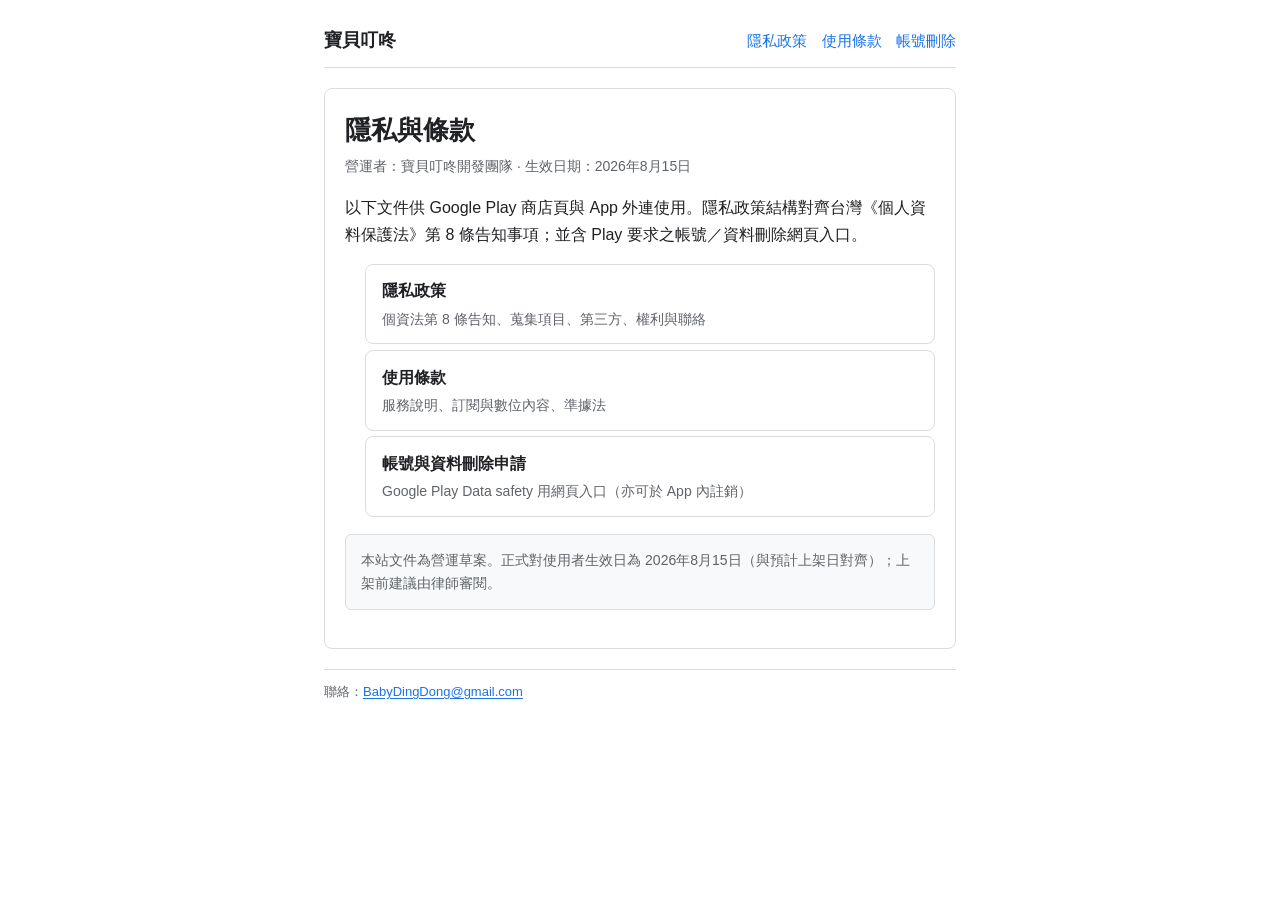
<file: index.html>
<!DOCTYPE html>
<html lang="zh-Hant">
<head>
  <meta charset="utf-8" />
  <meta name="viewport" content="width=device-width, initial-scale=1, viewport-fit=cover" />
  <title>寶貝叮咚 — 隱私與條款</title>
  <meta name="description" content="寶貝叮咚 App 隱私政策、使用條款與帳號刪除申請入口" />
  <meta name="robots" content="index,follow" />
  <link rel="stylesheet" href="styles.css" />
</head>
<body>
  <div class="wrap">
    <header class="app-bar">
      <div class="brand">寶貝叮咚</div>
      <nav class="nav" aria-label="文件">
        <a href="privacy/">隱私政策</a>
        <a href="terms/">使用條款</a>
        <a href="delete-account/">帳號刪除</a>
      </nav>
    </header>

    <main class="card">
      <h1>隱私與條款</h1>
      <p class="meta">營運者：寶貝叮咚開發團隊 · 生效日期：2026年8月15日</p>
      <p>以下文件供 Google Play 商店頁與 App 外連使用。隱私政策結構對齊台灣《個人資料保護法》第 8 條告知事項；並含 Play 要求之帳號／資料刪除網頁入口。</p>
      <ul class="home-list">
        <li>
          <a href="privacy/">
            隱私政策
            <span>個資法第 8 條告知、蒐集項目、第三方、權利與聯絡</span>
          </a>
        </li>
        <li>
          <a href="terms/">
            使用條款
            <span>服務說明、訂閱與數位內容、準據法</span>
          </a>
        </li>
        <li>
          <a href="delete-account/">
            帳號與資料刪除申請
            <span>Google Play Data safety 用網頁入口（亦可於 App 內註銷）</span>
          </a>
        </li>
      </ul>
      <p class="note">本站文件為營運草案。正式對使用者生效日為 2026年8月15日（與預計上架日對齊）；上架前建議由律師審閱。</p>
    </main>

    <footer>
      聯絡：<a href="mailto:BabyDingDong@gmail.com">BabyDingDong@gmail.com</a>
    </footer>
  </div>
</body>
</html>
</file>
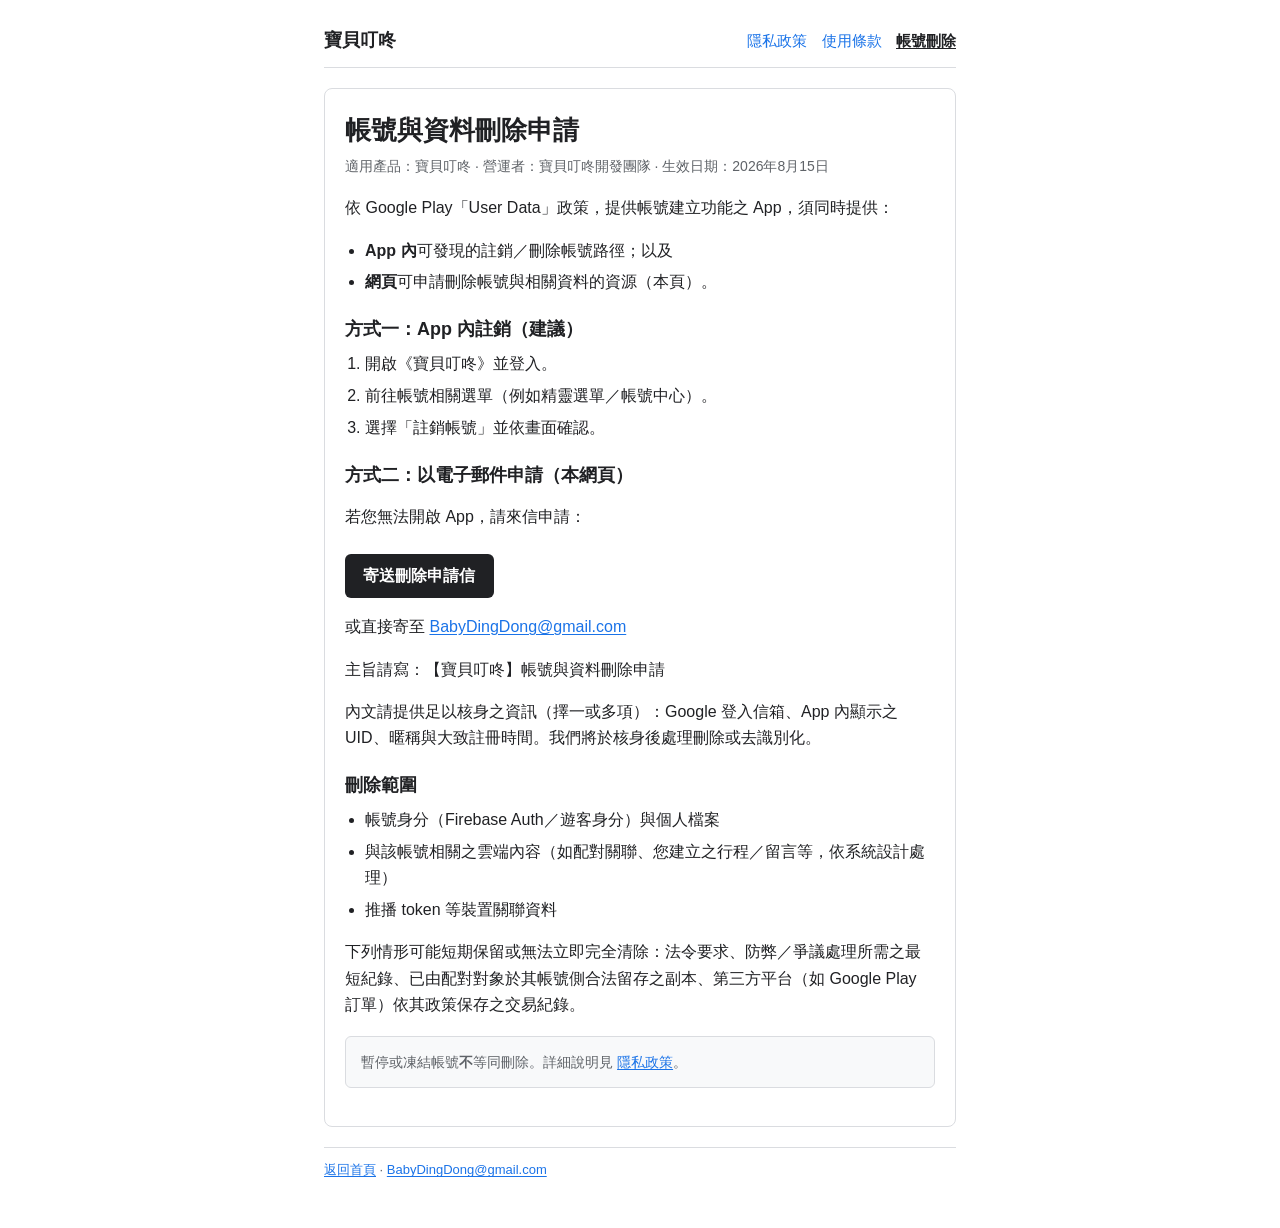
<file: delete-account/index.html>
<!DOCTYPE html>
<html lang="zh-Hant">
<head>
  <meta charset="utf-8" />
  <meta name="viewport" content="width=device-width, initial-scale=1, viewport-fit=cover" />
  <title>帳號與資料刪除申請 — 寶貝叮咚</title>
  <meta name="description" content="寶貝叮咚帳號與相關資料刪除申請說明（Google Play Data safety 網頁入口）。" />
  <meta name="robots" content="index,follow" />
  <link rel="stylesheet" href="../styles.css" />
</head>
<body>
  <div class="wrap">
    <header class="app-bar">
      <a class="brand" href="../">寶貝叮咚</a>
      <nav class="nav" aria-label="文件">
        <a href="../privacy/">隱私政策</a>
        <a href="../terms/">使用條款</a>
        <a href="./" aria-current="page">帳號刪除</a>
      </nav>
    </header>

    <main class="card">
      <h1>帳號與資料刪除申請</h1>
      <p class="meta">適用產品：寶貝叮咚 · 營運者：寶貝叮咚開發團隊 · 生效日期：2026年8月15日</p>

      <p>依 Google Play「User Data」政策，提供帳號建立功能之 App，須同時提供：</p>
      <ul>
        <li><strong>App 內</strong>可發現的註銷／刪除帳號路徑；以及</li>
        <li><strong>網頁</strong>可申請刪除帳號與相關資料的資源（本頁）。</li>
      </ul>

      <h2>方式一：App 內註銷（建議）</h2>
      <ol>
        <li>開啟《寶貝叮咚》並登入。</li>
        <li>前往帳號相關選單（例如精靈選單／帳號中心）。</li>
        <li>選擇「註銷帳號」並依畫面確認。</li>
      </ol>

      <h2>方式二：以電子郵件申請（本網頁）</h2>
      <p>若您無法開啟 App，請來信申請：</p>
      <p>
        <a class="cta" href="mailto:BabyDingDong@gmail.com?subject=%E3%80%90%E5%AF%B6%E8%B2%9D%E5%8F%AE%E5%92%9A%E3%80%91%E5%B8%B3%E8%99%9F%E8%88%87%E8%B3%87%E6%96%99%E5%88%AA%E9%99%A4%E7%94%B3%E8%AB%8B">寄送刪除申請信</a>
      </p>
      <p>或直接寄至 <a href="mailto:BabyDingDong@gmail.com">BabyDingDong@gmail.com</a></p>
      <p>主旨請寫：【寶貝叮咚】帳號與資料刪除申請</p>
      <p>內文請提供足以核身之資訊（擇一或多項）：Google 登入信箱、App 內顯示之 UID、暱稱與大致註冊時間。我們將於核身後處理刪除或去識別化。</p>

      <h2>刪除範圍</h2>
      <ul>
        <li>帳號身分（Firebase Auth／遊客身分）與個人檔案</li>
        <li>與該帳號相關之雲端內容（如配對關聯、您建立之行程／留言等，依系統設計處理）</li>
        <li>推播 token 等裝置關聯資料</li>
      </ul>
      <p>下列情形可能短期保留或無法立即完全清除：法令要求、防弊／爭議處理所需之最短紀錄、已由配對對象於其帳號側合法留存之副本、第三方平台（如 Google Play 訂單）依其政策保存之交易紀錄。</p>
      <p class="note">暫停或凍結帳號<strong>不</strong>等同刪除。詳細說明見 <a href="../privacy/">隱私政策</a>。</p>
    </main>

    <footer>
      <a href="../">返回首頁</a> ·
      <a href="mailto:BabyDingDong@gmail.com">BabyDingDong@gmail.com</a>
    </footer>
  </div>
</body>
</html>
</file>
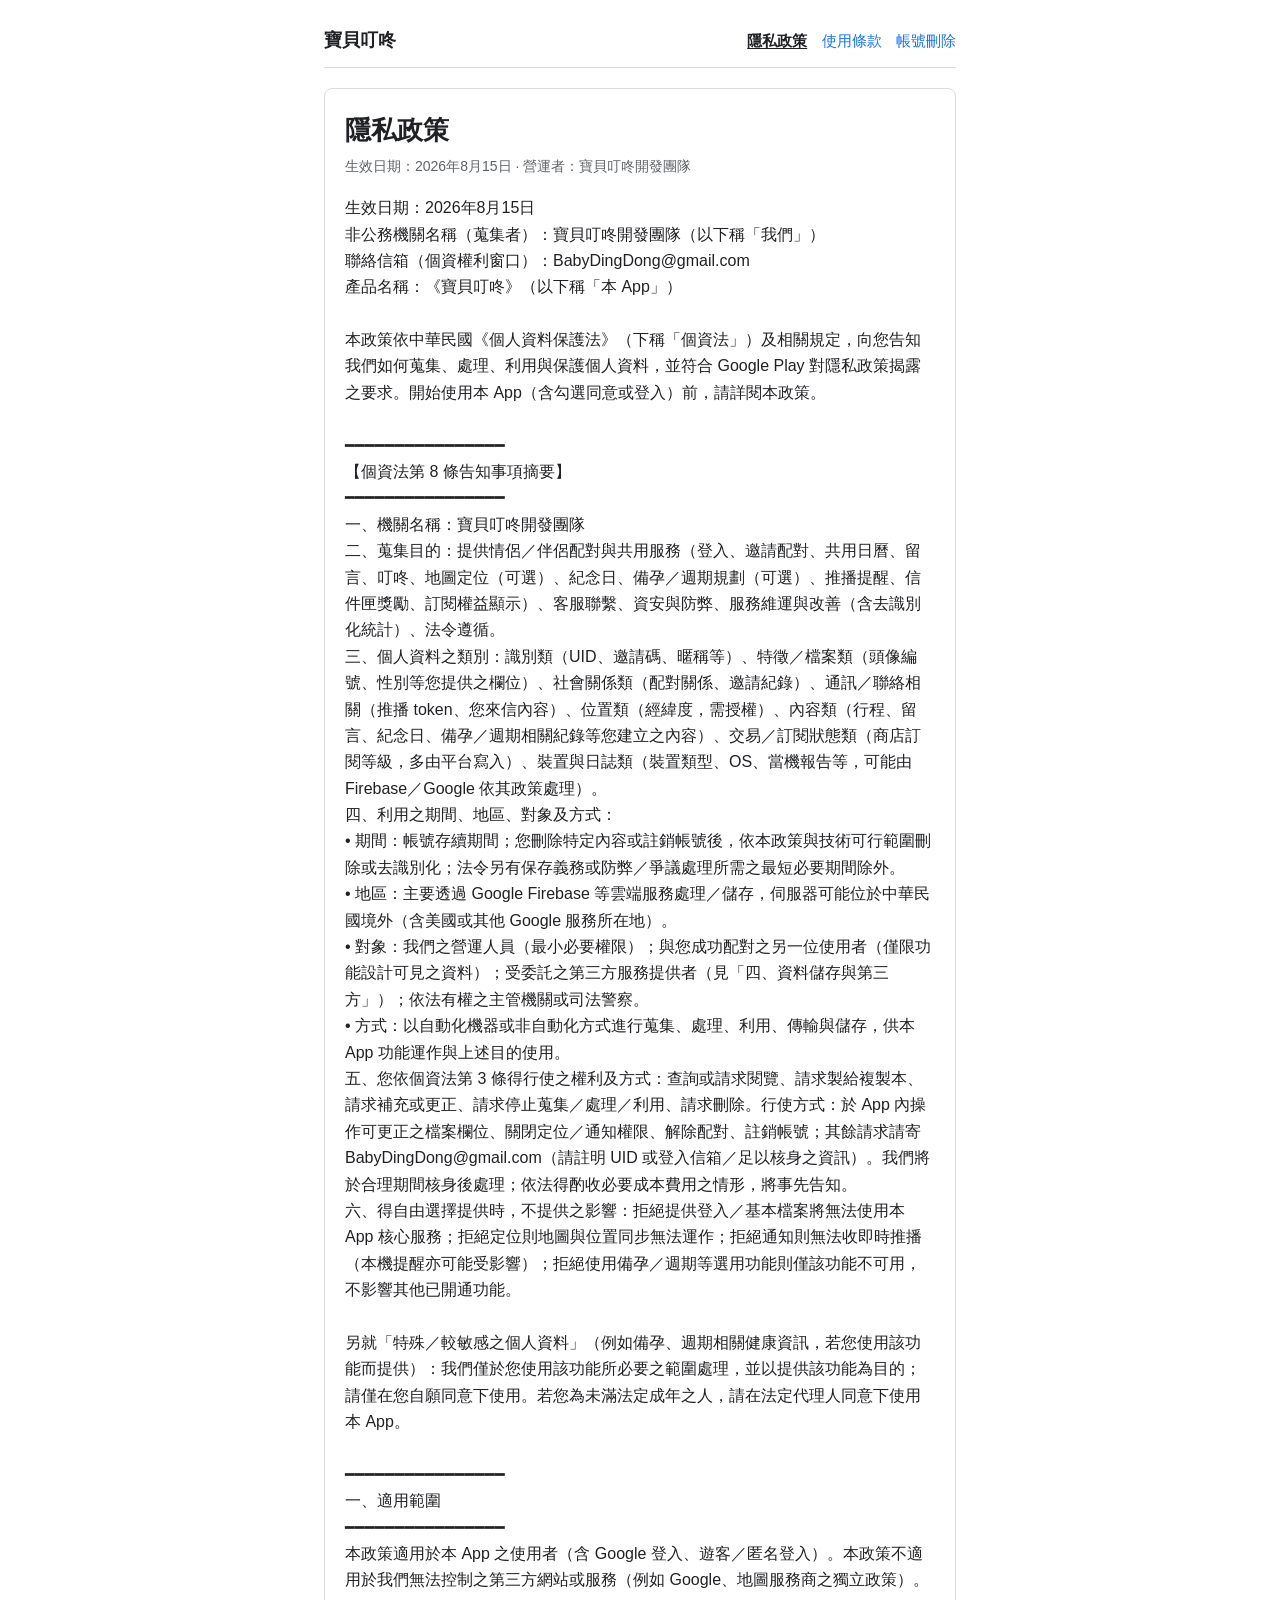
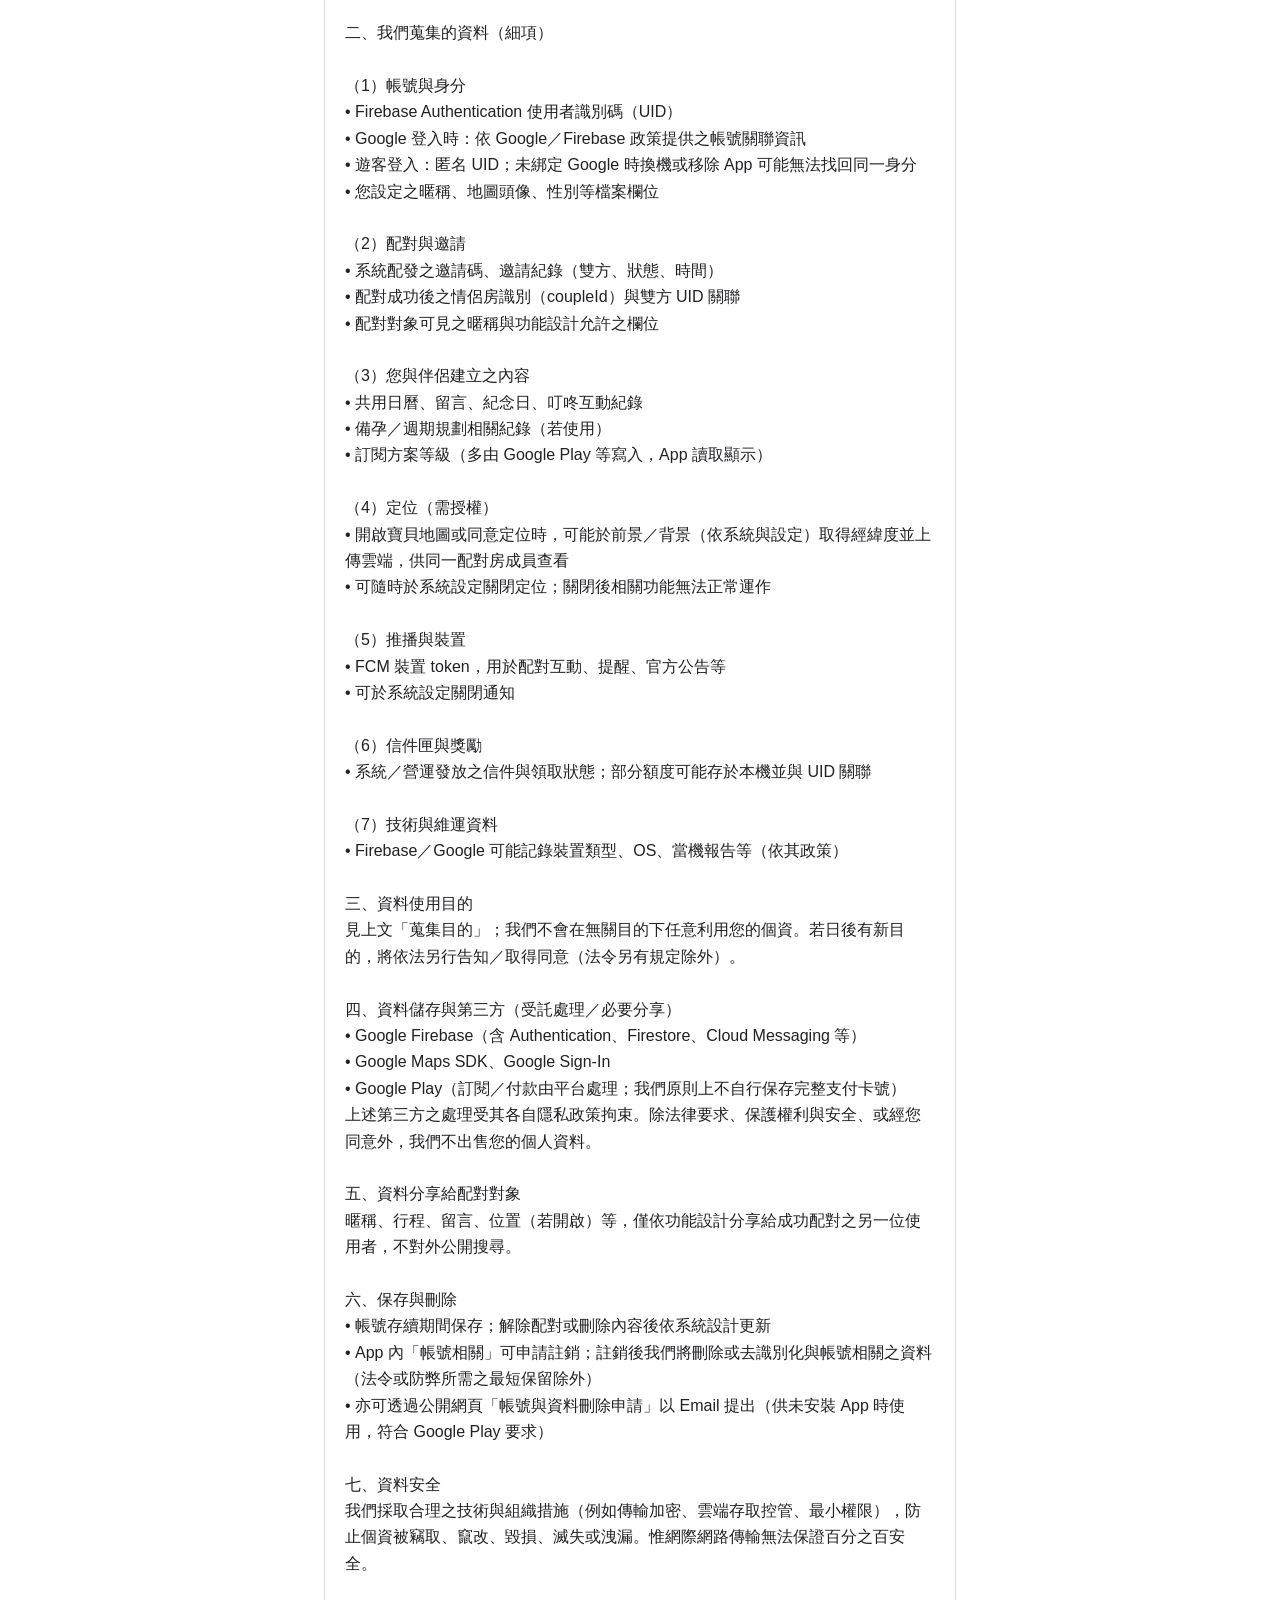
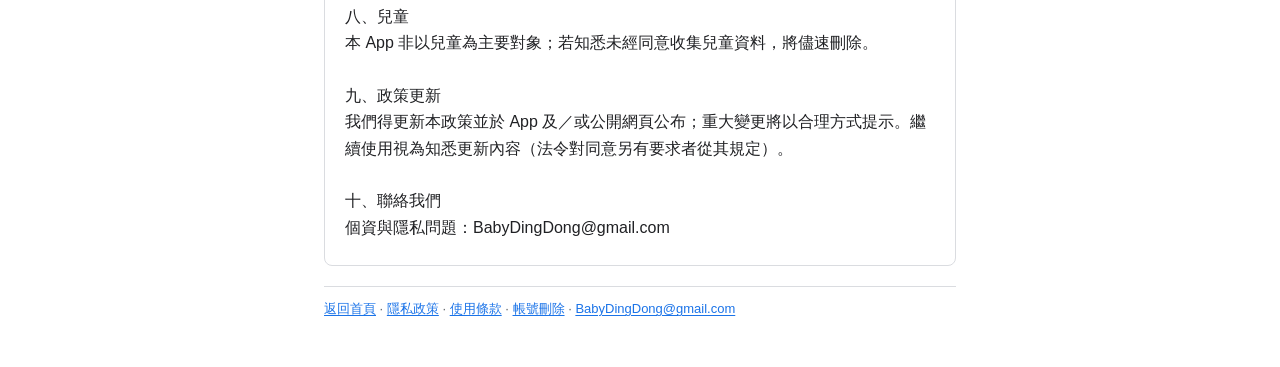
<file: privacy/index.html>
<!DOCTYPE html>
<html lang="zh-Hant">
<head>
  <meta charset="utf-8" />
  <meta name="viewport" content="width=device-width, initial-scale=1, viewport-fit=cover" />
  <title>隱私政策 — 寶貝叮咚</title>
  <meta name="description" content="寶貝叮咚隱私政策（對齊台灣個資法第8條與 Google Play）。" />
  <meta name="robots" content="index,follow" />
  <link rel="stylesheet" href="../styles.css" />
</head>
<body>
  <div class="wrap">
    <header class="app-bar">
      <a class="brand" href="../">寶貝叮咚</a>
      <nav class="nav" aria-label="文件">
        <a href="./" aria-current="page">隱私政策</a>
        <a href="../terms/">使用條款</a>
        <a href="../delete-account/">帳號刪除</a>
      </nav>
    </header>
    <main class="card">
      <h1>隱私政策</h1>
      <p class="meta">生效日期：2026年8月15日 · 營運者：寶貝叮咚開發團隊</p>
      <article class="legal">生效日期：2026年8月15日
非公務機關名稱（蒐集者）：寶貝叮咚開發團隊（以下稱「我們」）
聯絡信箱（個資權利窗口）：BabyDingDong@gmail.com
產品名稱：《寶貝叮咚》（以下稱「本 App」）

本政策依中華民國《個人資料保護法》（下稱「個資法」）及相關規定，向您告知我們如何蒐集、處理、利用與保護個人資料，並符合 Google Play 對隱私政策揭露之要求。開始使用本 App（含勾選同意或登入）前，請詳閱本政策。

━━━━━━━━━━━━━━━━
【個資法第 8 條告知事項摘要】
━━━━━━━━━━━━━━━━
一、機關名稱：寶貝叮咚開發團隊
二、蒐集目的：提供情侶／伴侶配對與共用服務（登入、邀請配對、共用日曆、留言、叮咚、地圖定位（可選）、紀念日、備孕／週期規劃（可選）、推播提醒、信件匣獎勵、訂閱權益顯示）、客服聯繫、資安與防弊、服務維運與改善（含去識別化統計）、法令遵循。
三、個人資料之類別：識別類（UID、邀請碼、暱稱等）、特徵／檔案類（頭像編號、性別等您提供之欄位）、社會關係類（配對關係、邀請紀錄）、通訊／聯絡相關（推播 token、您來信內容）、位置類（經緯度，需授權）、內容類（行程、留言、紀念日、備孕／週期相關紀錄等您建立之內容）、交易／訂閱狀態類（商店訂閱等級，多由平台寫入）、裝置與日誌類（裝置類型、OS、當機報告等，可能由 Firebase／Google 依其政策處理）。
四、利用之期間、地區、對象及方式：
• 期間：帳號存續期間；您刪除特定內容或註銷帳號後，依本政策與技術可行範圍刪除或去識別化；法令另有保存義務或防弊／爭議處理所需之最短必要期間除外。
• 地區：主要透過 Google Firebase 等雲端服務處理／儲存，伺服器可能位於中華民國境外（含美國或其他 Google 服務所在地）。
• 對象：我們之營運人員（最小必要權限）；與您成功配對之另一位使用者（僅限功能設計可見之資料）；受委託之第三方服務提供者（見「四、資料儲存與第三方」）；依法有權之主管機關或司法警察。
• 方式：以自動化機器或非自動化方式進行蒐集、處理、利用、傳輸與儲存，供本 App 功能運作與上述目的使用。
五、您依個資法第 3 條得行使之權利及方式：查詢或請求閱覽、請求製給複製本、請求補充或更正、請求停止蒐集／處理／利用、請求刪除。行使方式：於 App 內操作可更正之檔案欄位、關閉定位／通知權限、解除配對、註銷帳號；其餘請求請寄 BabyDingDong@gmail.com（請註明 UID 或登入信箱／足以核身之資訊）。我們將於合理期間核身後處理；依法得酌收必要成本費用之情形，將事先告知。
六、得自由選擇提供時，不提供之影響：拒絕提供登入／基本檔案將無法使用本 App 核心服務；拒絕定位則地圖與位置同步無法運作；拒絕通知則無法收即時推播（本機提醒亦可能受影響）；拒絕使用備孕／週期等選用功能則僅該功能不可用，不影響其他已開通功能。

另就「特殊／較敏感之個人資料」（例如備孕、週期相關健康資訊，若您使用該功能而提供）：我們僅於您使用該功能所必要之範圍處理，並以提供該功能為目的；請僅在您自願同意下使用。若您為未滿法定成年之人，請在法定代理人同意下使用本 App。

━━━━━━━━━━━━━━━━
一、適用範圍
━━━━━━━━━━━━━━━━
本政策適用於本 App 之使用者（含 Google 登入、遊客／匿名登入）。本政策不適用於我們無法控制之第三方網站或服務（例如 Google、地圖服務商之獨立政策）。

二、我們蒐集的資料（細項）

（1）帳號與身分
• Firebase Authentication 使用者識別碼（UID）
• Google 登入時：依 Google／Firebase 政策提供之帳號關聯資訊
• 遊客登入：匿名 UID；未綁定 Google 時換機或移除 App 可能無法找回同一身分
• 您設定之暱稱、地圖頭像、性別等檔案欄位

（2）配對與邀請
• 系統配發之邀請碼、邀請紀錄（雙方、狀態、時間）
• 配對成功後之情侶房識別（coupleId）與雙方 UID 關聯
• 配對對象可見之暱稱與功能設計允許之欄位

（3）您與伴侶建立之內容
• 共用日曆、留言、紀念日、叮咚互動紀錄
• 備孕／週期規劃相關紀錄（若使用）
• 訂閱方案等級（多由 Google Play 等寫入，App 讀取顯示）

（4）定位（需授權）
• 開啟寶貝地圖或同意定位時，可能於前景／背景（依系統與設定）取得經緯度並上傳雲端，供同一配對房成員查看
• 可隨時於系統設定關閉定位；關閉後相關功能無法正常運作

（5）推播與裝置
• FCM 裝置 token，用於配對互動、提醒、官方公告等
• 可於系統設定關閉通知

（6）信件匣與獎勵
• 系統／營運發放之信件與領取狀態；部分額度可能存於本機並與 UID 關聯

（7）技術與維運資料
• Firebase／Google 可能記錄裝置類型、OS、當機報告等（依其政策）

三、資料使用目的
見上文「蒐集目的」；我們不會在無關目的下任意利用您的個資。若日後有新目的，將依法另行告知／取得同意（法令另有規定除外）。

四、資料儲存與第三方（受託處理／必要分享）
• Google Firebase（含 Authentication、Firestore、Cloud Messaging 等）
• Google Maps SDK、Google Sign-In
• Google Play（訂閱／付款由平台處理；我們原則上不自行保存完整支付卡號）
上述第三方之處理受其各自隱私政策拘束。除法律要求、保護權利與安全、或經您同意外，我們不出售您的個人資料。

五、資料分享給配對對象
暱稱、行程、留言、位置（若開啟）等，僅依功能設計分享給成功配對之另一位使用者，不對外公開搜尋。

六、保存與刪除
• 帳號存續期間保存；解除配對或刪除內容後依系統設計更新
• App 內「帳號相關」可申請註銷；註銷後我們將刪除或去識別化與帳號相關之資料（法令或防弊所需之最短保留除外）
• 亦可透過公開網頁「帳號與資料刪除申請」以 Email 提出（供未安裝 App 時使用，符合 Google Play 要求）

七、資料安全
我們採取合理之技術與組織措施（例如傳輸加密、雲端存取控管、最小權限），防止個資被竊取、竄改、毀損、滅失或洩漏。惟網際網路傳輸無法保證百分之百安全。

八、兒童
本 App 非以兒童為主要對象；若知悉未經同意收集兒童資料，將儘速刪除。

九、政策更新
我們得更新本政策並於 App 及／或公開網頁公布；重大變更將以合理方式提示。繼續使用視為知悉更新內容（法令對同意另有要求者從其規定）。

十、聯絡我們
個資與隱私問題：BabyDingDong@gmail.com</article>
    </main>
    <footer>
      <a href="../">返回首頁</a> ·
      <a href="../privacy/">隱私政策</a> ·
      <a href="../terms/">使用條款</a> ·
      <a href="../delete-account/">帳號刪除</a> ·
      <a href="mailto:BabyDingDong@gmail.com">BabyDingDong@gmail.com</a>
    </footer>
  </div>
</body>
</html>
</file>
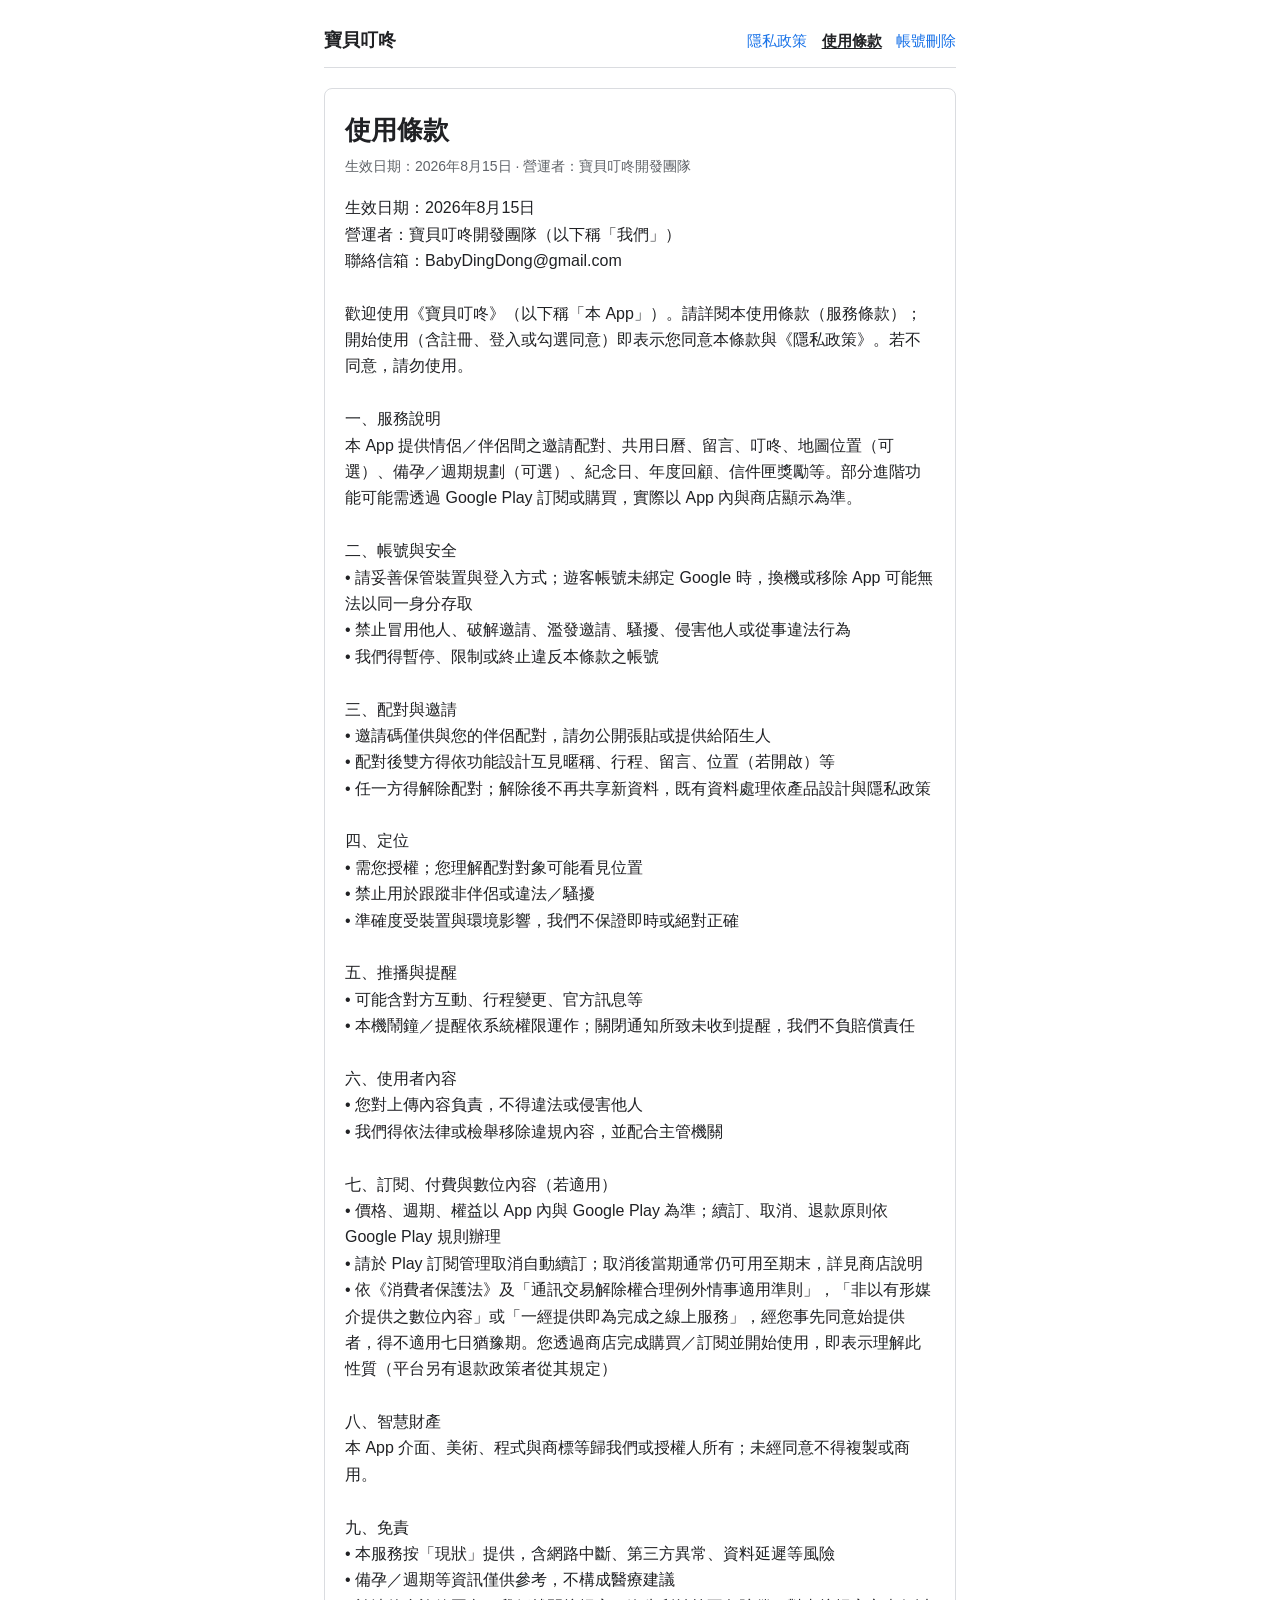
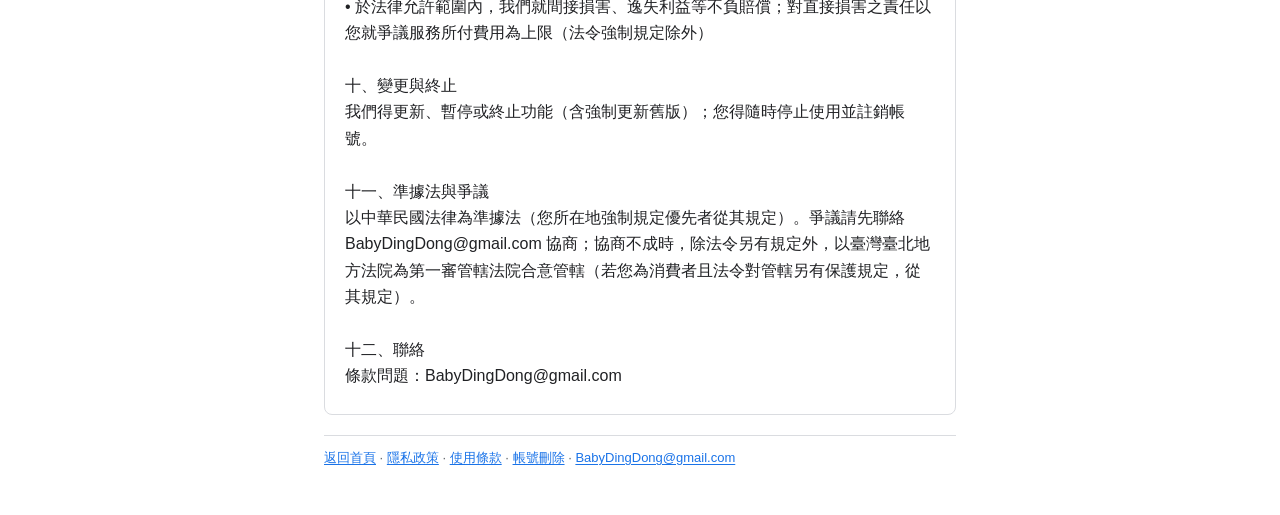
<file: terms/index.html>
<!DOCTYPE html>
<html lang="zh-Hant">
<head>
  <meta charset="utf-8" />
  <meta name="viewport" content="width=device-width, initial-scale=1, viewport-fit=cover" />
  <title>使用條款 — 寶貝叮咚</title>
  <meta name="description" content="寶貝叮咚使用條款（服務條款）。" />
  <meta name="robots" content="index,follow" />
  <link rel="stylesheet" href="../styles.css" />
</head>
<body>
  <div class="wrap">
    <header class="app-bar">
      <a class="brand" href="../">寶貝叮咚</a>
      <nav class="nav" aria-label="文件">
        <a href="../privacy/">隱私政策</a>
        <a href="./" aria-current="page">使用條款</a>
        <a href="../delete-account/">帳號刪除</a>
      </nav>
    </header>
    <main class="card">
      <h1>使用條款</h1>
      <p class="meta">生效日期：2026年8月15日 · 營運者：寶貝叮咚開發團隊</p>
      <article class="legal">生效日期：2026年8月15日
營運者：寶貝叮咚開發團隊（以下稱「我們」）
聯絡信箱：BabyDingDong@gmail.com

歡迎使用《寶貝叮咚》（以下稱「本 App」）。請詳閱本使用條款（服務條款）；開始使用（含註冊、登入或勾選同意）即表示您同意本條款與《隱私政策》。若不同意，請勿使用。

一、服務說明
本 App 提供情侶／伴侶間之邀請配對、共用日曆、留言、叮咚、地圖位置（可選）、備孕／週期規劃（可選）、紀念日、年度回顧、信件匣獎勵等。部分進階功能可能需透過 Google Play 訂閱或購買，實際以 App 內與商店顯示為準。

二、帳號與安全
• 請妥善保管裝置與登入方式；遊客帳號未綁定 Google 時，換機或移除 App 可能無法以同一身分存取
• 禁止冒用他人、破解邀請、濫發邀請、騷擾、侵害他人或從事違法行為
• 我們得暫停、限制或終止違反本條款之帳號

三、配對與邀請
• 邀請碼僅供與您的伴侶配對，請勿公開張貼或提供給陌生人
• 配對後雙方得依功能設計互見暱稱、行程、留言、位置（若開啟）等
• 任一方得解除配對；解除後不再共享新資料，既有資料處理依產品設計與隱私政策

四、定位
• 需您授權；您理解配對對象可能看見位置
• 禁止用於跟蹤非伴侶或違法／騷擾
• 準確度受裝置與環境影響，我們不保證即時或絕對正確

五、推播與提醒
• 可能含對方互動、行程變更、官方訊息等
• 本機鬧鐘／提醒依系統權限運作；關閉通知所致未收到提醒，我們不負賠償責任

六、使用者內容
• 您對上傳內容負責，不得違法或侵害他人
• 我們得依法律或檢舉移除違規內容，並配合主管機關

七、訂閱、付費與數位內容（若適用）
• 價格、週期、權益以 App 內與 Google Play 為準；續訂、取消、退款原則依 Google Play 規則辦理
• 請於 Play 訂閱管理取消自動續訂；取消後當期通常仍可用至期末，詳見商店說明
• 依《消費者保護法》及「通訊交易解除權合理例外情事適用準則」，「非以有形媒介提供之數位內容」或「一經提供即為完成之線上服務」，經您事先同意始提供者，得不適用七日猶豫期。您透過商店完成購買／訂閱並開始使用，即表示理解此性質（平台另有退款政策者從其規定）

八、智慧財產
本 App 介面、美術、程式與商標等歸我們或授權人所有；未經同意不得複製或商用。

九、免責
• 本服務按「現狀」提供，含網路中斷、第三方異常、資料延遲等風險
• 備孕／週期等資訊僅供參考，不構成醫療建議
• 於法律允許範圍內，我們就間接損害、逸失利益等不負賠償；對直接損害之責任以您就爭議服務所付費用為上限（法令強制規定除外）

十、變更與終止
我們得更新、暫停或終止功能（含強制更新舊版）；您得隨時停止使用並註銷帳號。

十一、準據法與爭議
以中華民國法律為準據法（您所在地強制規定優先者從其規定）。爭議請先聯絡 BabyDingDong@gmail.com 協商；協商不成時，除法令另有規定外，以臺灣臺北地方法院為第一審管轄法院合意管轄（若您為消費者且法令對管轄另有保護規定，從其規定）。

十二、聯絡
條款問題：BabyDingDong@gmail.com</article>
    </main>
    <footer>
      <a href="../">返回首頁</a> ·
      <a href="../privacy/">隱私政策</a> ·
      <a href="../terms/">使用條款</a> ·
      <a href="../delete-account/">帳號刪除</a> ·
      <a href="mailto:BabyDingDong@gmail.com">BabyDingDong@gmail.com</a>
    </footer>
  </div>
</body>
</html>
</file>
<file: styles.css>
/* Mobile-first RWD — App WebView／手機瀏覽器；中性條款排版（非 App 粉紅主題） */

:root {
  --ink: #202124;
  --muted: #5f6368;
  --link: #1a73e8;
  --link-visited: #681da8;
  --bg: #ffffff;
  --card: #ffffff;
  --line: #dadce0;
  --max: 42rem;
  --pad-x: clamp(0.85rem, 4vw, 1.25rem);
  --pad-y: clamp(1rem, 3vw, 1.5rem);
  --text: clamp(0.9375rem, 2.5vw + 0.65rem, 1rem);
  --h1: clamp(1.375rem, 3.5vw + 0.65rem, 1.625rem);
}

*,
*::before,
*::after {
  box-sizing: border-box;
}

html {
  -webkit-text-size-adjust: 100%;
  text-size-adjust: 100%;
}

body {
  margin: 0;
  min-height: 100%;
  font-family: -apple-system, BlinkMacSystemFont, "Segoe UI", "PingFang TC", "Noto Sans TC",
    "Helvetica Neue", Helvetica, Arial, sans-serif;
  font-size: var(--text);
  color: var(--ink);
  background: var(--bg);
  line-height: 1.65;
}

img,
svg,
video {
  max-width: 100%;
  height: auto;
}

a {
  color: var(--link);
  text-decoration: underline;
  text-underline-offset: 0.15em;
  -webkit-tap-highlight-color: rgba(26, 115, 232, 0.12);
}

a:visited {
  color: var(--link-visited);
}

a:hover {
  color: #174ea6;
}

.wrap {
  width: 100%;
  max-width: var(--max);
  margin: 0 auto;
  padding: var(--pad-y) var(--pad-x) calc(var(--pad-y) + 1.25rem);
}

header.app-bar {
  display: flex;
  flex-wrap: wrap;
  align-items: flex-start;
  justify-content: space-between;
  gap: 0.65rem 0.85rem;
  margin-bottom: 1rem;
  padding-bottom: 0.75rem;
  border-bottom: 1px solid var(--line);
}

.brand {
  font-weight: 600;
  font-size: clamp(1rem, 3vw + 0.5rem, 1.125rem);
  color: var(--ink);
  line-height: 1.35;
  text-decoration: none;
}

.brand:hover {
  text-decoration: none;
  color: var(--ink);
}

.nav {
  display: flex;
  flex-wrap: wrap;
  gap: 0.55rem 0.9rem;
  font-size: clamp(0.875rem, 2.5vw + 0.5rem, 0.9375rem);
  line-height: 1.35;
  max-width: 100%;
}

.nav a {
  padding: 0.2rem 0;
  text-decoration: none;
}

.nav a:hover {
  text-decoration: underline;
}

.nav a[aria-current="page"] {
  color: var(--ink);
  font-weight: 600;
  text-decoration: underline;
}

.card {
  background: var(--card);
  border: 1px solid var(--line);
  border-radius: 0.5rem;
  padding: clamp(1rem, 3vw, 1.5rem) clamp(0.9rem, 3vw, 1.25rem);
  overflow-wrap: anywhere;
  word-break: break-word;
}

h1 {
  margin: 0 0 0.5rem;
  font-size: var(--h1);
  font-weight: 600;
  line-height: 1.35;
  color: var(--ink);
}

h2 {
  font-size: clamp(1.0625rem, 2.5vw + 0.65rem, 1.125rem);
  font-weight: 600;
  margin: 1.35rem 0 0.5rem;
  color: var(--ink);
  line-height: 1.4;
}

.meta {
  margin: 0 0 1.15rem;
  color: var(--muted);
  font-size: clamp(0.8125rem, 2vw + 0.5rem, 0.875rem);
  line-height: 1.5;
}

.legal {
  white-space: pre-wrap;
  font-size: inherit;
  line-height: 1.65;
  overflow-wrap: anywhere;
  word-break: break-word;
  max-width: 100%;
  color: var(--ink);
}

.home-list {
  list-style: none;
  padding: 0;
  margin: 1rem 0 0;
}

.home-list li {
  margin: 0 0 0.65rem;
}

.home-list a {
  display: block;
  padding: 0.85rem 1rem;
  border-radius: 0.5rem;
  border: 1px solid var(--line);
  background: #fff;
  color: var(--ink);
  font-weight: 600;
  text-decoration: none;
}

.home-list a:hover {
  border-color: #bdc1c6;
  background: #f8f9fa;
  text-decoration: none;
}

.home-list span {
  display: block;
  margin-top: 0.25rem;
  font-weight: 400;
  color: var(--muted);
  font-size: 0.875rem;
  line-height: 1.5;
}

main.card ul,
main.card ol {
  padding-left: 1.25rem;
  margin: 0.5rem 0 0.75rem;
}

main.card li {
  margin: 0.35rem 0;
}

.cta {
  display: inline-block;
  margin-top: 0.5rem;
  padding: 0.7rem 1.15rem;
  border-radius: 0.375rem;
  background: var(--ink);
  color: #fff !important;
  font-weight: 600;
  text-decoration: none !important;
  min-height: 44px;
  line-height: 1.35;
}

.cta:hover {
  background: #3c4043;
  filter: none;
}

.note {
  margin-top: 1.1rem;
  padding: 0.85rem 0.95rem;
  border-radius: 0.375rem;
  background: #f8f9fa;
  border: 1px solid var(--line);
  color: var(--muted);
  font-size: clamp(0.8125rem, 2vw + 0.5rem, 0.875rem);
  overflow-wrap: anywhere;
}

footer {
  margin-top: 1.25rem;
  padding-top: 0.75rem;
  border-top: 1px solid var(--line);
  color: var(--muted);
  font-size: clamp(0.8125rem, 2vw + 0.5rem, 0.8125rem);
  line-height: 1.5;
  overflow-wrap: anywhere;
}

@media (max-width: 360px) {
  .nav {
    gap: 0.45rem 0.7rem;
  }

  .card {
    padding: 0.9rem 0.75rem;
  }
}

@media (min-width: 768px) {
  .wrap {
    padding-top: 1.75rem;
    padding-bottom: 3rem;
  }

  header.app-bar {
    align-items: baseline;
    margin-bottom: 1.25rem;
  }
}

/* App WebView embed：隱藏站內導覽，白底可捲動全文 */
html.embed .app-bar,
html.embed footer {
  display: none !important;
}

html.embed,
html.embed body {
  height: auto;
  min-height: 100%;
  background: #ffffff;
  overflow-x: hidden;
  overflow-y: auto;
  -webkit-overflow-scrolling: touch;
}

html.embed .wrap {
  max-width: none;
  padding-top: calc(env(safe-area-inset-top, 0px) + 3rem);
  padding-bottom: calc(env(safe-area-inset-bottom, 0px) + 1.25rem);
}

html.embed .card {
  border: none;
  border-radius: 0;
  padding: 0 1rem 1.25rem;
  box-shadow: none;
}
</file>
